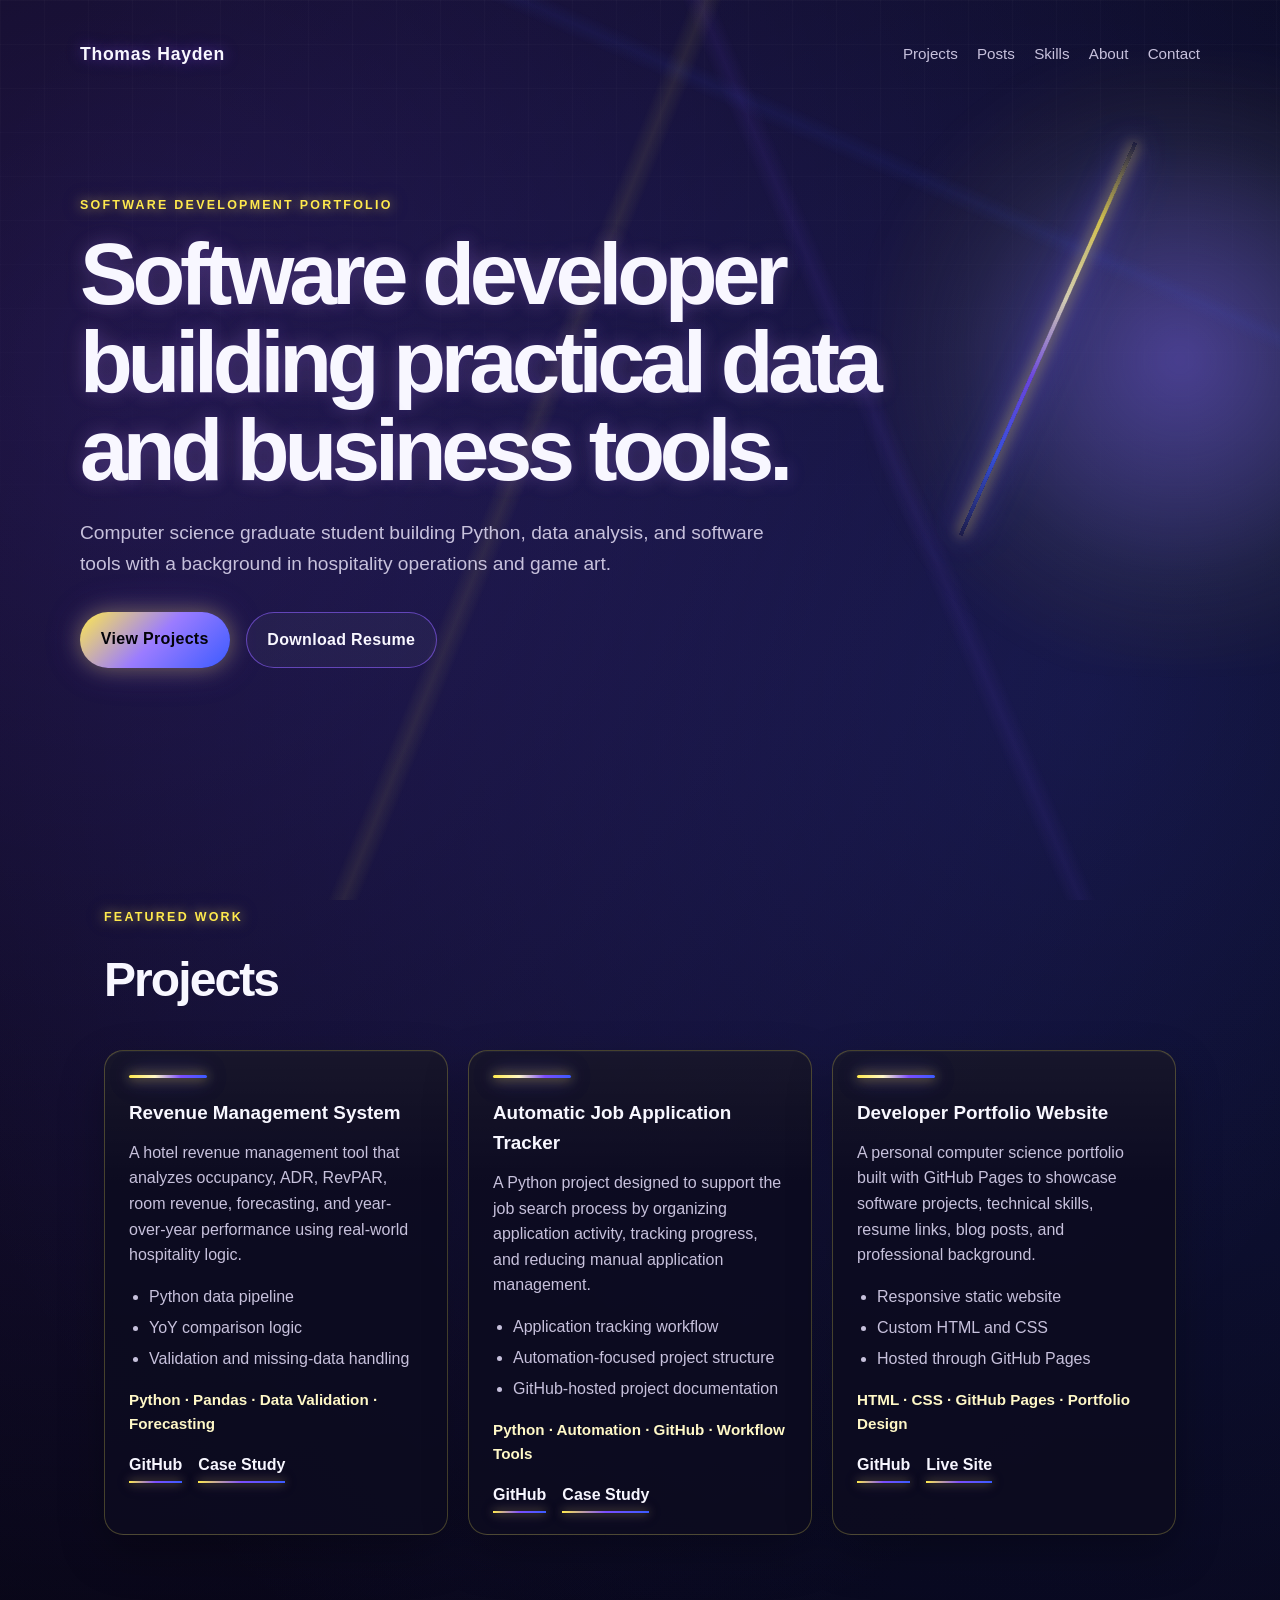
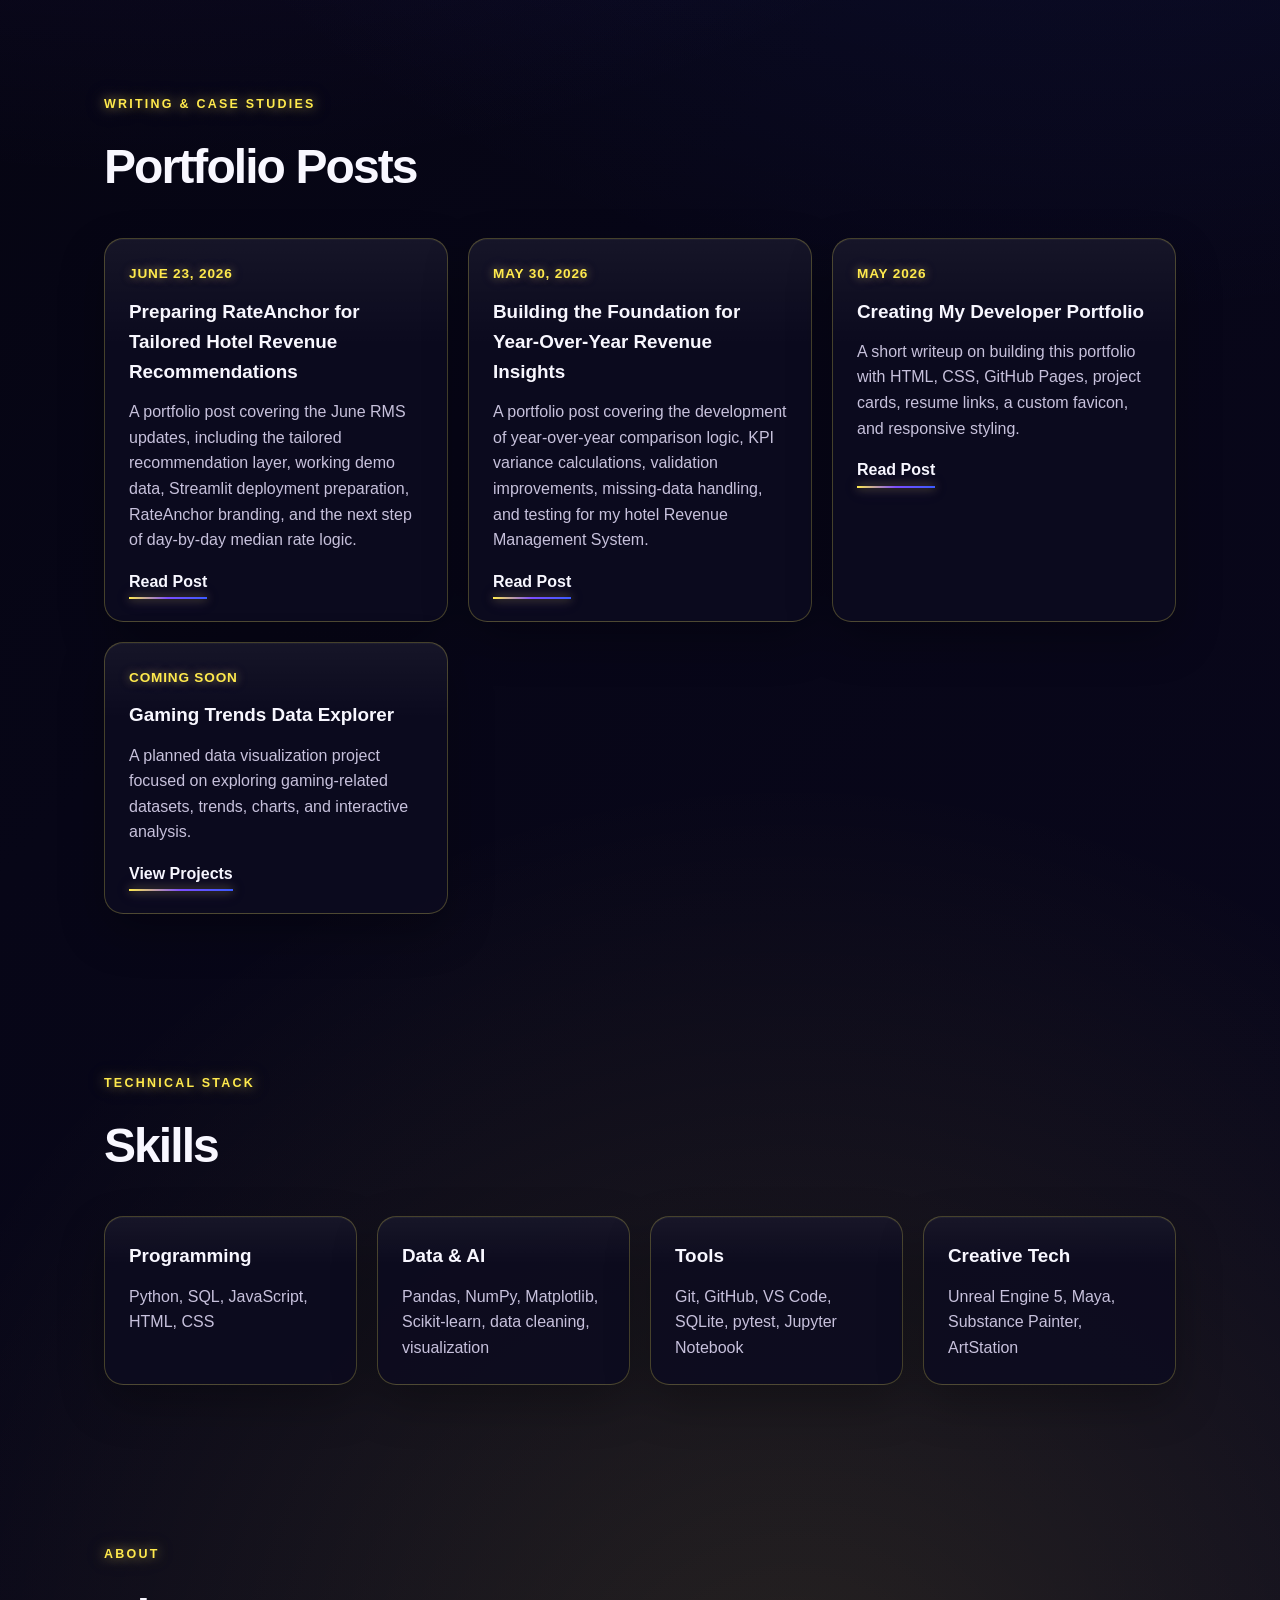
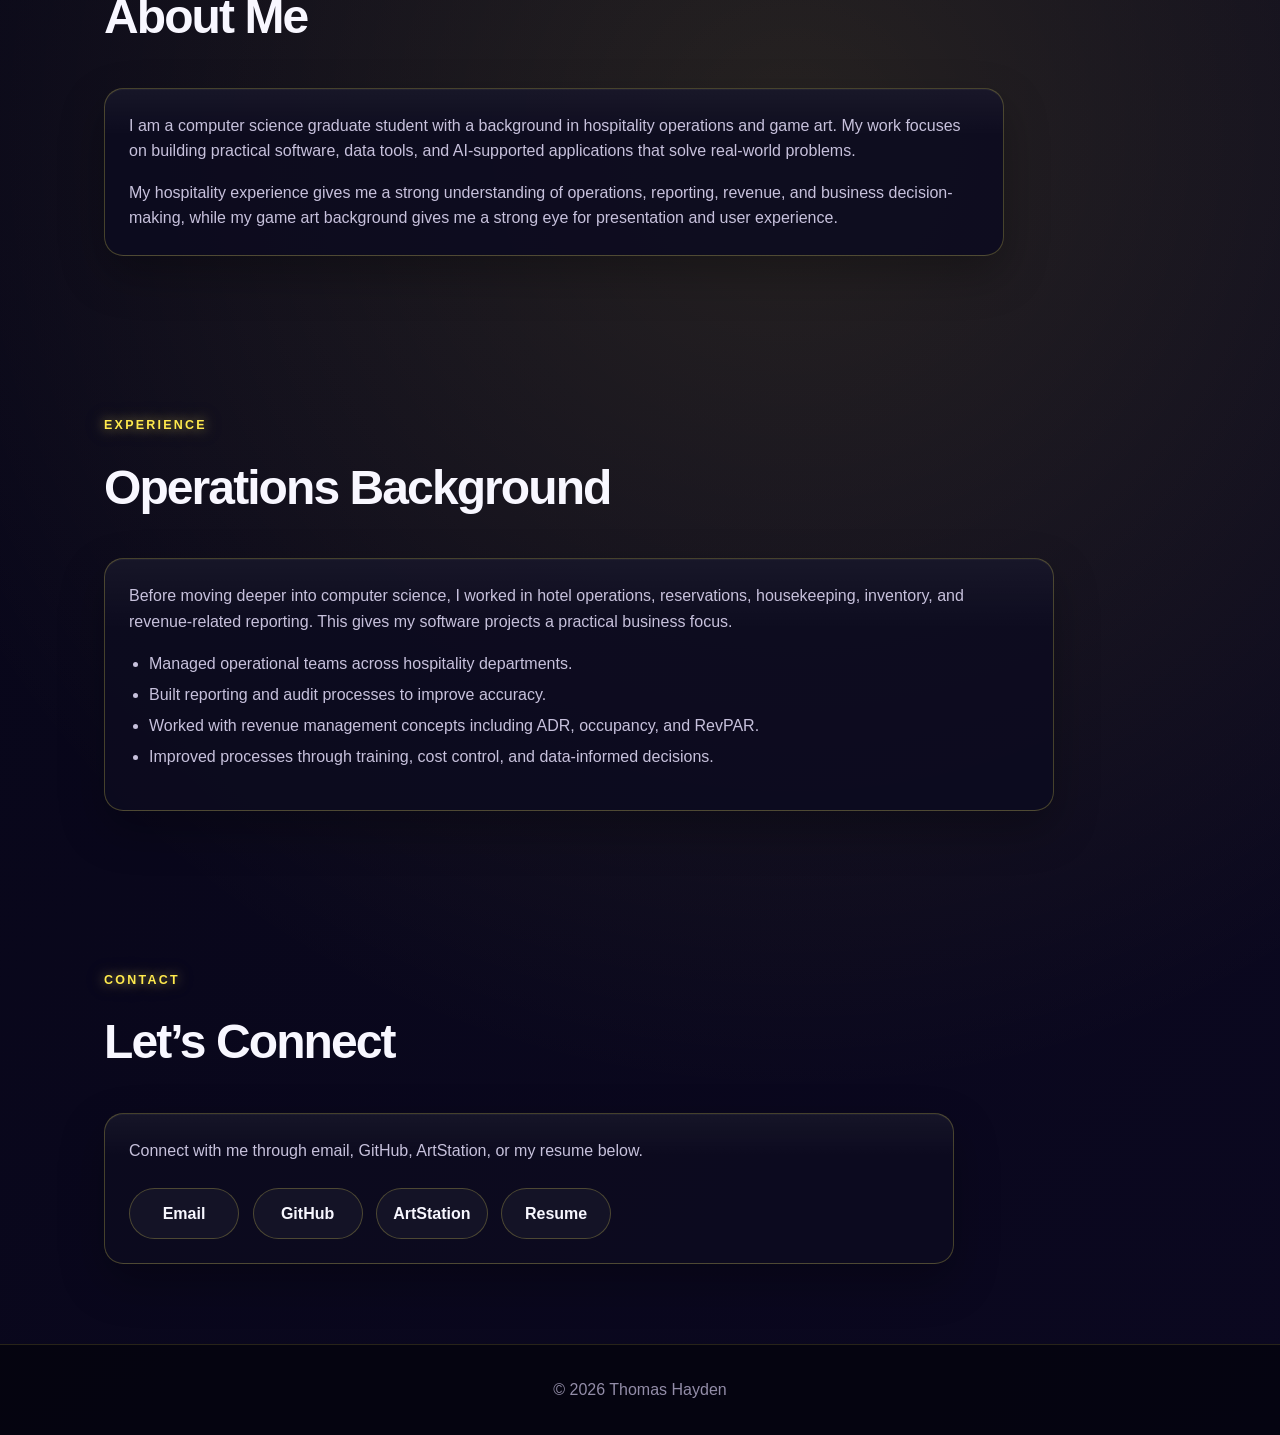
<file: index.html>
<!DOCTYPE html>
<html lang="en">
<head>
  <meta charset="UTF-8" />
  <meta name="viewport" content="width=device-width, initial-scale=1.0" />

  <title>Thomas Hayden | Software Developer</title>
  <meta
    name="description"
    content="Thomas Hayden is a computer science graduate student building Python, data analysis, and software tools with a background in hospitality operations and game art."
  />

  <link rel="icon" href="favicon.ico" />
  <link rel="icon" type="image/png" sizes="32x32" href="favicon-32x32.png" />
  <link rel="icon" type="image/png" sizes="16x16" href="favicon-16x16.png" />
  <link rel="apple-touch-icon" href="apple-touch-icon.png" />
  <link rel="manifest" href="site.webmanifest" />

  <link rel="stylesheet" href="style.css?v=5" />
</head>

<body>

  <header class="site-header">
    <nav class="nav">
      <a href="#" class="logo">Thomas Hayden</a>

      <div class="nav-links">
        <a href="#projects">Projects</a>
        <a href="#posts">Posts</a>
        <a href="#skills">Skills</a>
        <a href="#about">About</a>
        <a href="#contact">Contact</a>
      </div>
    </nav>

    <section class="hero">
      <p class="eyebrow">Software Development Portfolio</p>

      <h1>Software developer building practical data and business tools.</h1>

      <p class="hero-text">
        Computer science graduate student building Python, data analysis, and software tools
        with a background in hospitality operations and game art.
      </p>

      <div class="hero-buttons">
        <a href="#projects" class="button primary">View Projects</a>
        <a href="assets/resume.pdf" class="button secondary" target="_blank">Download Resume</a>
      </div>
    </section>
  </header>

  <main>

    <section id="projects" class="section">
      <div class="section-heading">
        <p class="eyebrow">Featured Work</p>
        <h2>Projects</h2>
      </div>

      <div class="project-grid">

        <article class="project-card">
          <div class="card-topline"></div>
          <h3>Revenue Management System</h3>
          <p>
            A hotel revenue management tool that analyzes occupancy, ADR, RevPAR,
            room revenue, forecasting, and year-over-year performance using real-world hospitality logic.
          </p>
          <ul>
            <li>Python data pipeline</li>
            <li>YoY comparison logic</li>
            <li>Validation and missing-data handling</li>
          </ul>
          <p class="tech">Python · Pandas · Data Validation · Forecasting</p>
          <div class="project-links">
            <a href="https://github.com/L0ckEndL0L/Revenue-Management-Model" target="_blank">GitHub</a>
            <a href="https://github.com/L0ckEndL0L/Revenue-Management-Model#readme" target="_blank">Case Study</a>
          </div>
        </article>

        <article class="project-card">
          <div class="card-topline"></div>
          <h3>Automatic Job Application Tracker</h3>
          <p>
            A Python project designed to support the job search process by organizing application activity,
            tracking progress, and reducing manual application management.
          </p>
          <ul>
            <li>Application tracking workflow</li>
            <li>Automation-focused project structure</li>
            <li>GitHub-hosted project documentation</li>
          </ul>
          <p class="tech">Python · Automation · GitHub · Workflow Tools</p>
          <div class="project-links">
            <a href="https://github.com/L0ckEndL0L/Automatic-Job-Application" target="_blank">GitHub</a>
            <a href="https://github.com/L0ckEndL0L/Automatic-Job-Application#readme" target="_blank">Case Study</a>
          </div>
        </article>

        <article class="project-card">
          <div class="card-topline"></div>
          <h3>Developer Portfolio Website</h3>
          <p>
            A personal computer science portfolio built with GitHub Pages to showcase software projects,
            technical skills, resume links, blog posts, and professional background.
          </p>
          <ul>
            <li>Responsive static website</li>
            <li>Custom HTML and CSS</li>
            <li>Hosted through GitHub Pages</li>
          </ul>
          <p class="tech">HTML · CSS · GitHub Pages · Portfolio Design</p>
          <div class="project-links">
            <a href="https://github.com/L0ckEndL0L/l0ckendl0l.github.io" target="_blank">GitHub</a>
            <a href="https://l0ckendl0l.github.io/" target="_blank">Live Site</a>
          </div>
        </article>

      </div>
    </section>

    <section id="posts" class="section">
      <div class="section-heading">
        <p class="eyebrow">Writing & Case Studies</p>
        <h2>Portfolio Posts</h2>
      </div>

      <div class="post-grid">
        
        <article class="post-card">
          <p class="post-date">June 23, 2026</p>
          <h3>Preparing RateAnchor for Tailored Hotel Revenue Recommendations</h3>
          <p>
            A portfolio post covering the June RMS updates, including the tailored recommendation
            layer, working demo data, Streamlit deployment preparation, RateAnchor branding,
            and the next step of day-by-day median rate logic.
          </p>
          <a href="posts/rms-tailored-rate-recommendations.html">Read Post</a>
        </article>
        
        <article class="post-card">
          <p class="post-date">May 30, 2026</p>
          <h3>Building the Foundation for Year-Over-Year Revenue Insights</h3>
          <p>
            A portfolio post covering the development of year-over-year comparison logic,
            KPI variance calculations, validation improvements, missing-data handling,
            and testing for my hotel Revenue Management System.
          </p>
          <a href="posts/rms-yoy-revenue-insights.html">Read Post</a>
        </article>
                
        <article class="post-card">
          <p class="post-date">May 2026</p>
          <h3>Creating My Developer Portfolio</h3>
          <p>
            A short writeup on building this portfolio with HTML, CSS, GitHub Pages,
            project cards, resume links, a custom favicon, and responsive styling.
          </p>
          <a href="https://github.com/L0ckEndL0L/l0ckendl0l.github.io#readme" target="_blank">Read Post</a>
        </article>

        <article class="post-card">
          <p class="post-date">Coming Soon</p>
          <h3>Gaming Trends Data Explorer</h3>
          <p>
            A planned data visualization project focused on exploring gaming-related datasets,
            trends, charts, and interactive analysis.
          </p>
          <a href="#projects">View Projects</a>
        </article>

      </div>
    </section>

    <section id="skills" class="section">
      <div class="section-heading">
        <p class="eyebrow">Technical Stack</p>
        <h2>Skills</h2>
      </div>

      <div class="skills-grid">
        <div class="skill-card">
          <h3>Programming</h3>
          <p>Python, SQL, JavaScript, HTML, CSS</p>
        </div>

        <div class="skill-card">
          <h3>Data & AI</h3>
          <p>Pandas, NumPy, Matplotlib, Scikit-learn, data cleaning, visualization</p>
        </div>

        <div class="skill-card">
          <h3>Tools</h3>
          <p>Git, GitHub, VS Code, SQLite, pytest, Jupyter Notebook</p>
        </div>

        <div class="skill-card">
          <h3>Creative Tech</h3>
          <p>Unreal Engine 5, Maya, Substance Painter, ArtStation</p>
        </div>
      </div>
    </section>

    <section id="about" class="section about-section">
      <div class="section-heading">
        <p class="eyebrow">About</p>
        <h2>About Me</h2>
      </div>

      <div class="about-card">
        <p>
          I am a computer science graduate student with a background in hospitality
          operations and game art. My work focuses on building practical software,
          data tools, and AI-supported applications that solve real-world problems.
        </p>

        <p>
          My hospitality experience gives me a strong understanding of operations,
          reporting, revenue, and business decision-making, while my game art background
          gives me a strong eye for presentation and user experience.
        </p>
      </div>
    </section>

    <section class="section">
      <div class="section-heading">
        <p class="eyebrow">Experience</p>
        <h2>Operations Background</h2>
      </div>

      <div class="experience-card">
        <p>
          Before moving deeper into computer science, I worked in hotel operations,
          reservations, housekeeping, inventory, and revenue-related reporting.
          This gives my software projects a practical business focus.
        </p>

        <ul>
          <li>Managed operational teams across hospitality departments.</li>
          <li>Built reporting and audit processes to improve accuracy.</li>
          <li>Worked with revenue management concepts including ADR, occupancy, and RevPAR.</li>
          <li>Improved processes through training, cost control, and data-informed decisions.</li>
        </ul>
      </div>
    </section>

    <section id="contact" class="section contact-section">
      <div class="section-heading">
        <p class="eyebrow">Contact</p>
        <h2>Let’s Connect</h2>
      </div>

      <div class="contact-card">
        <p>
          Connect with me through email, GitHub, ArtStation, or my resume below.
        </p>

        <div class="contact-links">
          <a href="mailto:cs.thomash@gmail.com">Email</a>
          <a href="https://github.com/L0ckEndL0L" target="_blank">GitHub</a>
          <a href="https://www.artstation.com/lockend" target="_blank">ArtStation</a>
          <a href="assets/resume.pdf" target="_blank">Resume</a>
        </div>
      </div>
    </section>

  </main>

  <footer>
    <p>© 2026 Thomas Hayden</p>
  </footer>

</body>
</html>
</file>
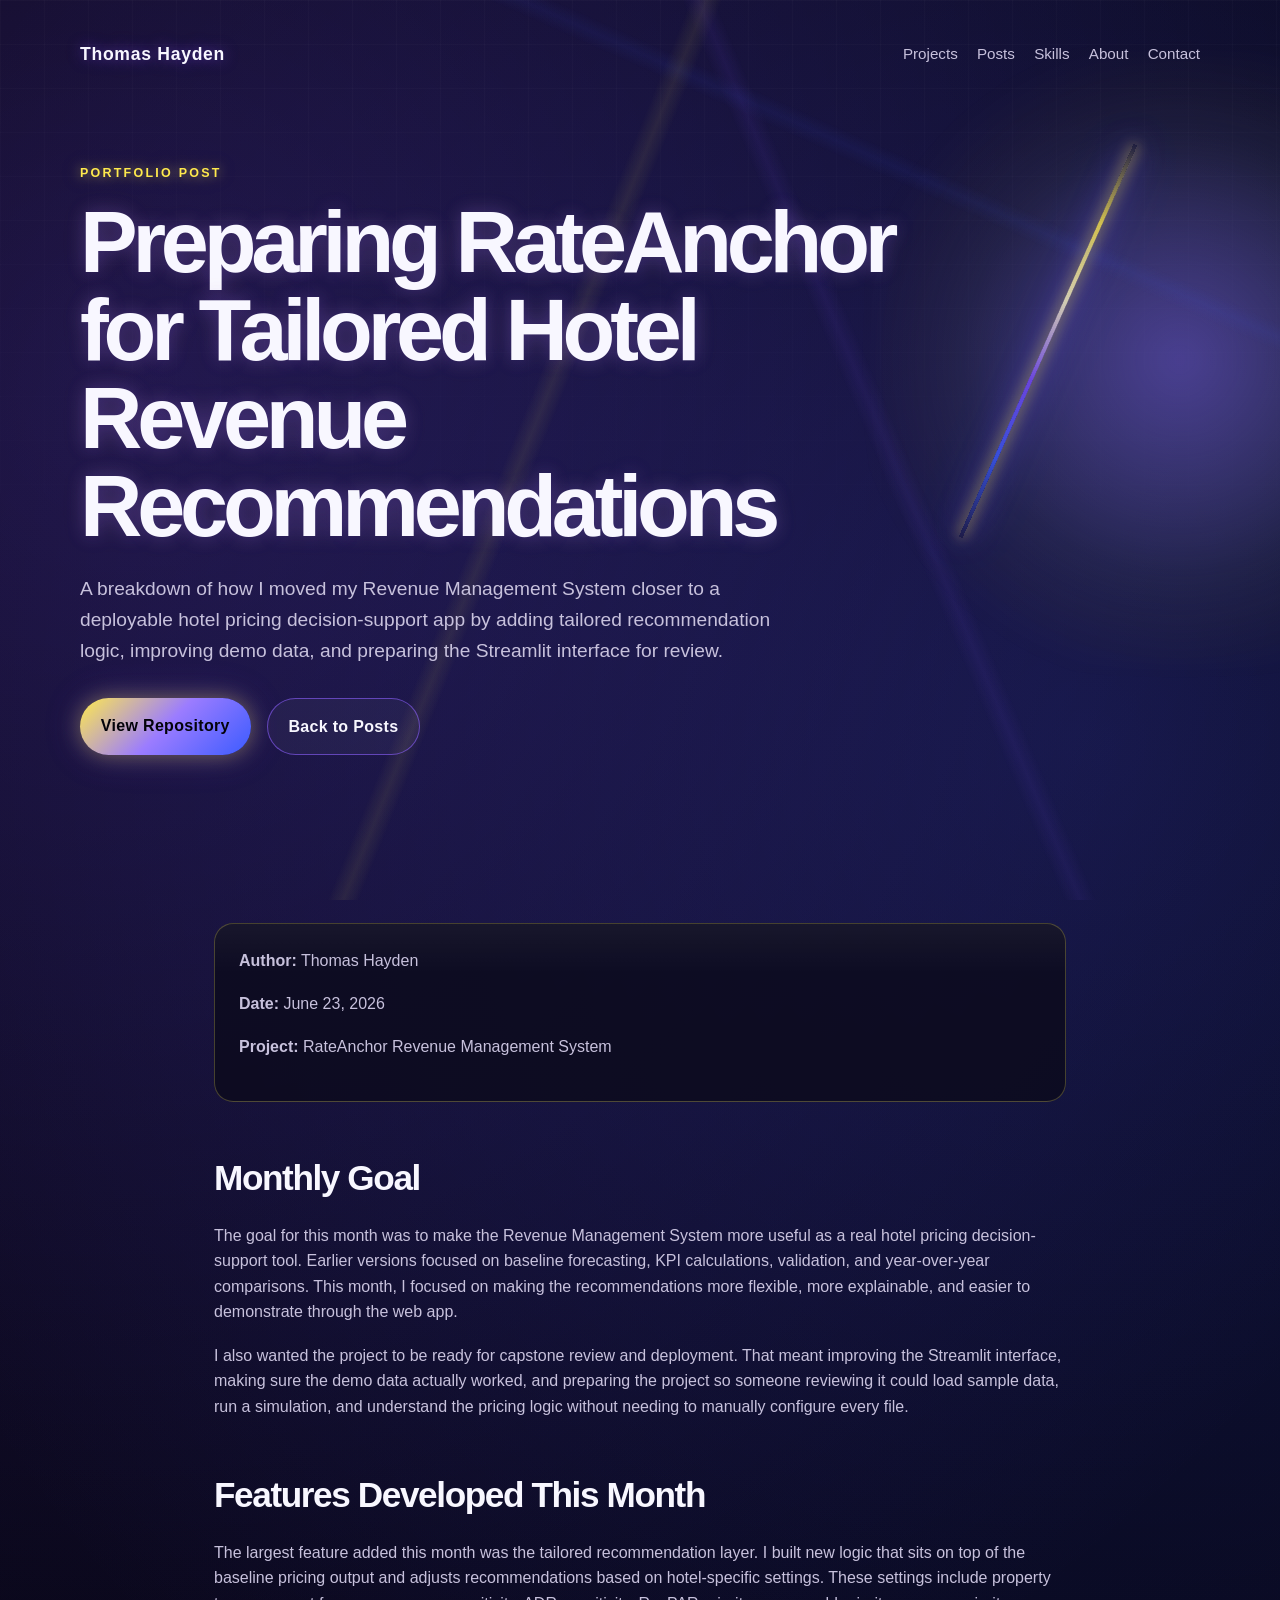
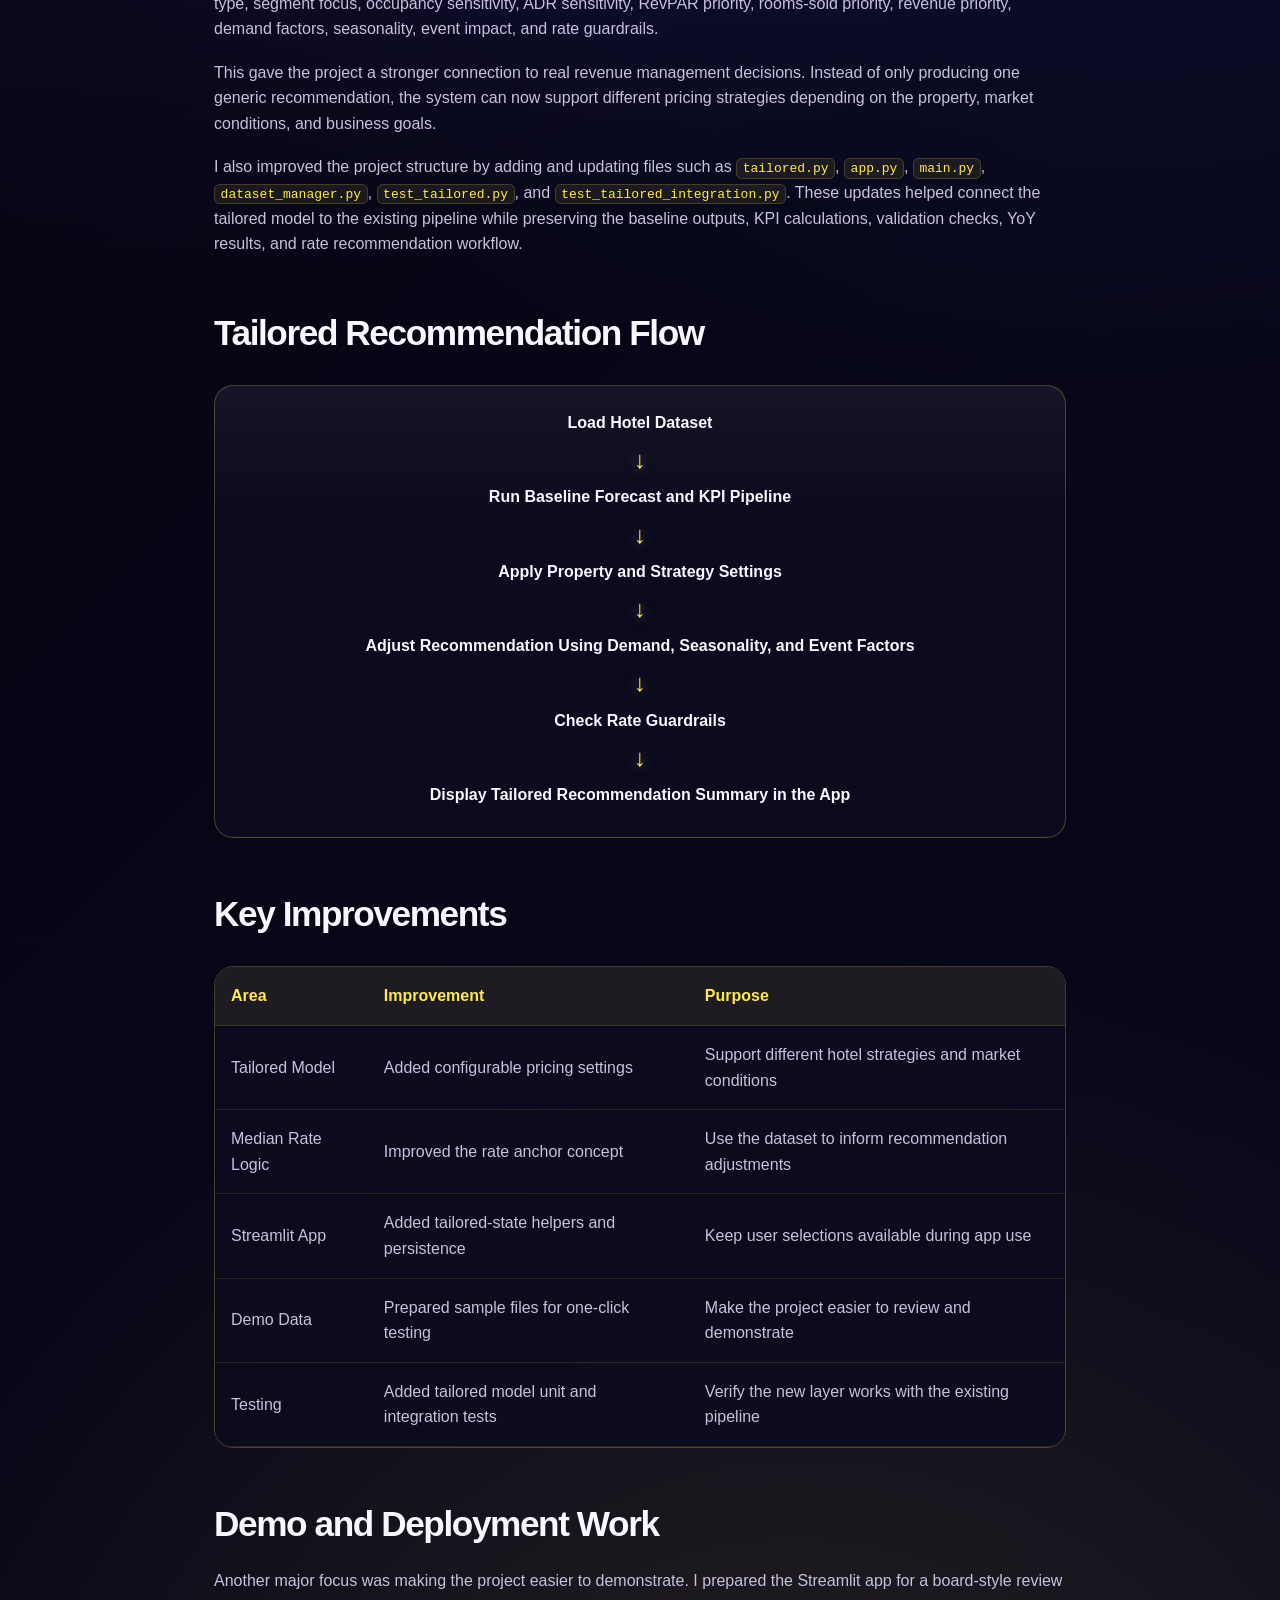
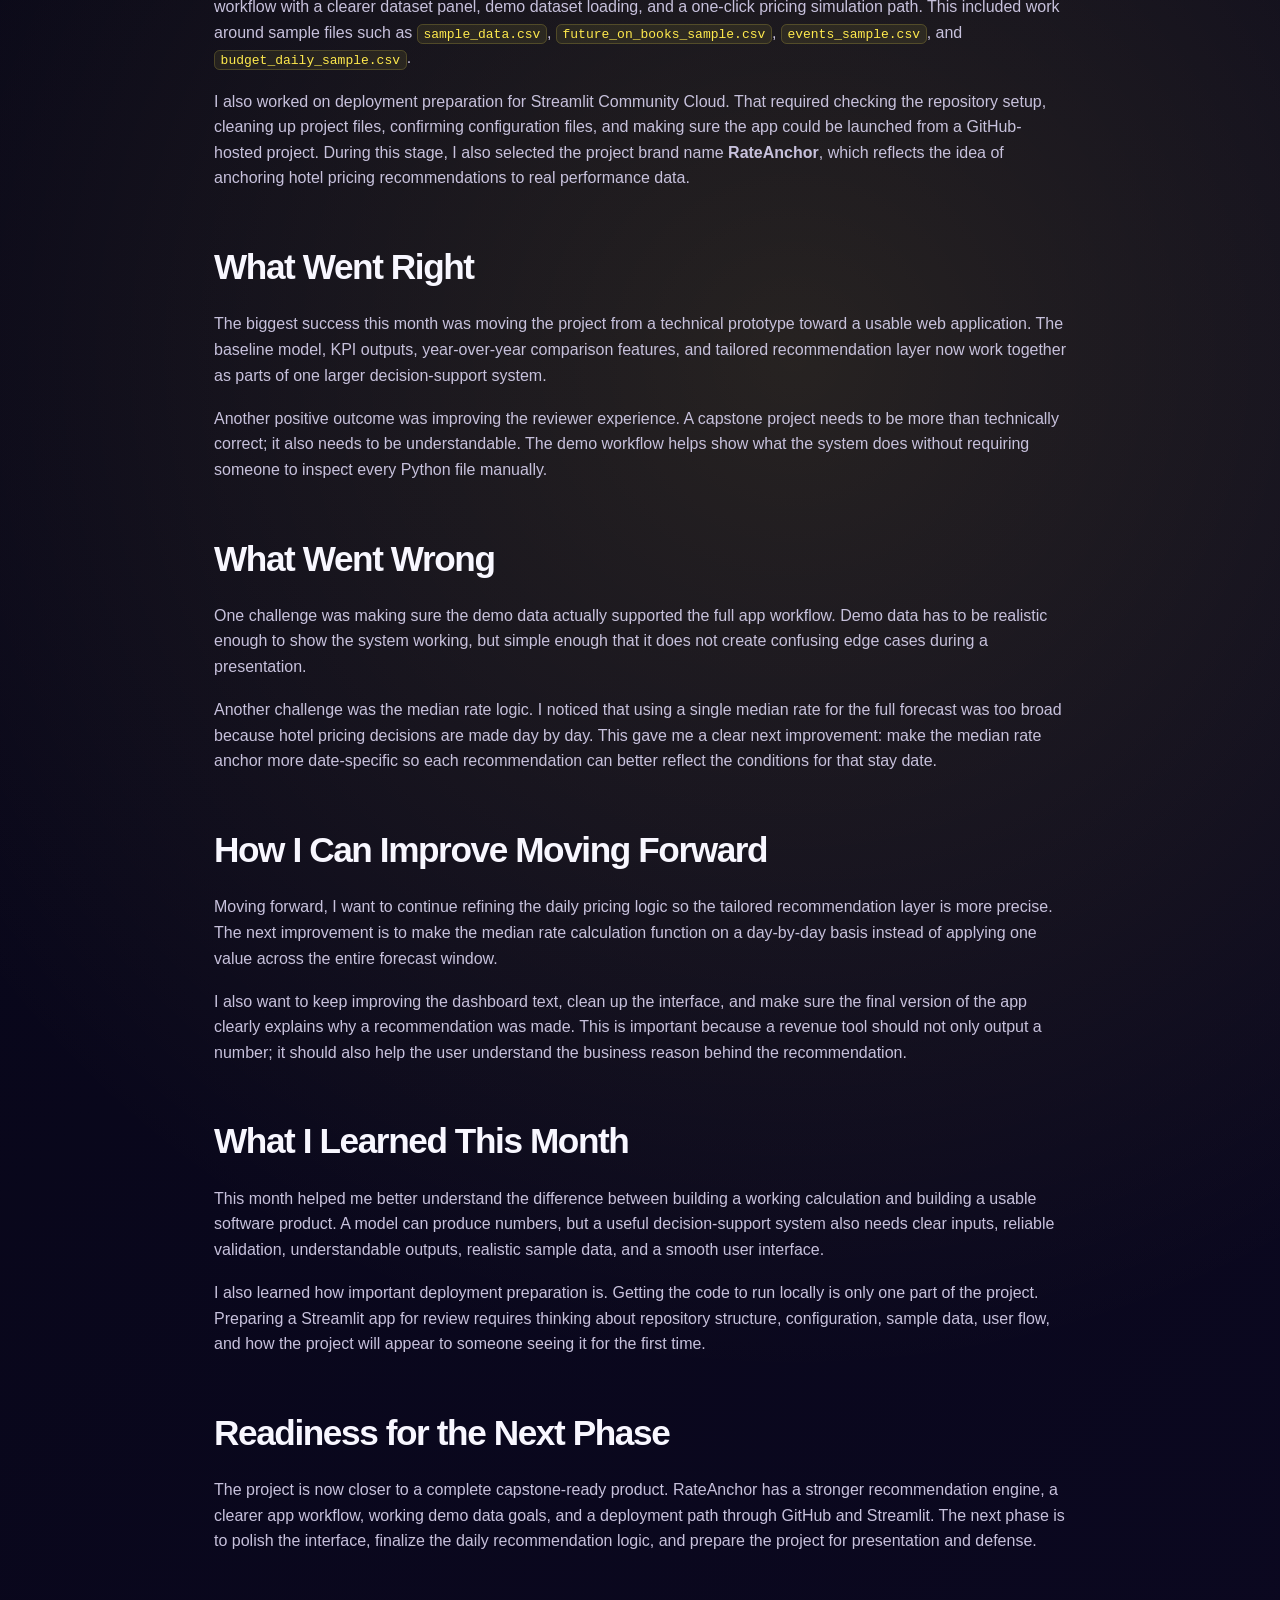
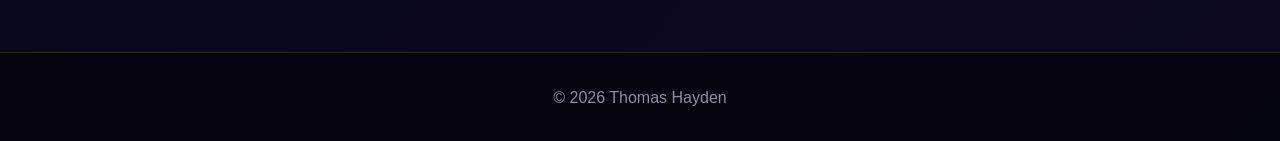
<file: posts/rms-tailored-rate-recommendations.html>
<!DOCTYPE html>
<html lang="en">
<head>
  <meta charset="UTF-8" />
  <meta name="viewport" content="width=device-width, initial-scale=1.0" />

  <title>Preparing RateAnchor for Tailored Hotel Revenue Recommendations | Thomas Hayden</title>
  <meta
    name="description"
    content="A portfolio post by Thomas Hayden about improving the Revenue Management System with tailored hotel pricing recommendations, demo data, Streamlit deployment preparation, and dashboard refinements."
  />

  <link rel="icon" href="../favicon.ico" />
  <link rel="stylesheet" href="../style.css?v=5" />
</head>

<body>

  <header class="site-header blog-header">
    <nav class="nav">
      <a href="../index.html" class="logo">Thomas Hayden</a>

      <div class="nav-links">
        <a href="../index.html#projects">Projects</a>
        <a href="../index.html#posts">Posts</a>
        <a href="../index.html#skills">Skills</a>
        <a href="../index.html#about">About</a>
        <a href="../index.html#contact">Contact</a>
      </div>
    </nav>

    <section class="hero blog-hero">
      <p class="eyebrow">Portfolio Post</p>
      <h1>Preparing RateAnchor for Tailored Hotel Revenue Recommendations</h1>
      <p class="hero-text">
        A breakdown of how I moved my Revenue Management System closer to a deployable hotel pricing
        decision-support app by adding tailored recommendation logic, improving demo data, and preparing
        the Streamlit interface for review.
      </p>

      <div class="hero-buttons">
        <a href="https://github.com/L0ckEndL0L/Revenue-Management-Model" class="button primary" target="_blank">View Repository</a>
        <a href="../index.html#posts" class="button secondary">Back to Posts</a>
      </div>
    </section>
  </header>

  <main>
    <article class="section blog-post">

      <div class="post-meta">
        <p><strong>Author:</strong> Thomas Hayden</p>
        <p><strong>Date:</strong> June 23, 2026</p>
        <p><strong>Project:</strong> RateAnchor Revenue Management System</p>
      </div>

      <h2>Monthly Goal</h2>
      <p>
        The goal for this month was to make the Revenue Management System more useful as a real hotel
        pricing decision-support tool. Earlier versions focused on baseline forecasting, KPI calculations,
        validation, and year-over-year comparisons. This month, I focused on making the recommendations
        more flexible, more explainable, and easier to demonstrate through the web app.
      </p>

      <p>
        I also wanted the project to be ready for capstone review and deployment. That meant improving the
        Streamlit interface, making sure the demo data actually worked, and preparing the project so someone
        reviewing it could load sample data, run a simulation, and understand the pricing logic without needing
        to manually configure every file.
      </p>

      <h2>Features Developed This Month</h2>
      <p>
        The largest feature added this month was the tailored recommendation layer. I built new logic that sits
        on top of the baseline pricing output and adjusts recommendations based on hotel-specific settings.
        These settings include property type, segment focus, occupancy sensitivity, ADR sensitivity, RevPAR
        priority, rooms-sold priority, revenue priority, demand factors, seasonality, event impact, and rate
        guardrails.
      </p>

      <p>
        This gave the project a stronger connection to real revenue management decisions. Instead of only
        producing one generic recommendation, the system can now support different pricing strategies depending
        on the property, market conditions, and business goals.
      </p>

      <p>
        I also improved the project structure by adding and updating files such as <code>tailored.py</code>,
        <code>app.py</code>, <code>main.py</code>, <code>dataset_manager.py</code>, <code>test_tailored.py</code>,
        and <code>test_tailored_integration.py</code>. These updates helped connect the tailored model to the
        existing pipeline while preserving the baseline outputs, KPI calculations, validation checks, YoY results,
        and rate recommendation workflow.
      </p>

      <h2>Tailored Recommendation Flow</h2>

      <div class="flow-card">
        <p>Load Hotel Dataset</p>
        <span>↓</span>
        <p>Run Baseline Forecast and KPI Pipeline</p>
        <span>↓</span>
        <p>Apply Property and Strategy Settings</p>
        <span>↓</span>
        <p>Adjust Recommendation Using Demand, Seasonality, and Event Factors</p>
        <span>↓</span>
        <p>Check Rate Guardrails</p>
        <span>↓</span>
        <p>Display Tailored Recommendation Summary in the App</p>
      </div>

      <h2>Key Improvements</h2>

      <div class="table-wrap">
        <table>
          <thead>
            <tr>
              <th>Area</th>
              <th>Improvement</th>
              <th>Purpose</th>
            </tr>
          </thead>
          <tbody>
            <tr>
              <td>Tailored Model</td>
              <td>Added configurable pricing settings</td>
              <td>Support different hotel strategies and market conditions</td>
            </tr>
            <tr>
              <td>Median Rate Logic</td>
              <td>Improved the rate anchor concept</td>
              <td>Use the dataset to inform recommendation adjustments</td>
            </tr>
            <tr>
              <td>Streamlit App</td>
              <td>Added tailored-state helpers and persistence</td>
              <td>Keep user selections available during app use</td>
            </tr>
            <tr>
              <td>Demo Data</td>
              <td>Prepared sample files for one-click testing</td>
              <td>Make the project easier to review and demonstrate</td>
            </tr>
            <tr>
              <td>Testing</td>
              <td>Added tailored model unit and integration tests</td>
              <td>Verify the new layer works with the existing pipeline</td>
            </tr>
          </tbody>
        </table>
      </div>

      <h2>Demo and Deployment Work</h2>
      <p>
        Another major focus was making the project easier to demonstrate. I prepared the Streamlit app for a
        board-style review workflow with a clearer dataset panel, demo dataset loading, and a one-click pricing
        simulation path. This included work around sample files such as <code>sample_data.csv</code>,
        <code>future_on_books_sample.csv</code>, <code>events_sample.csv</code>, and
        <code>budget_daily_sample.csv</code>.
      </p>

      <p>
        I also worked on deployment preparation for Streamlit Community Cloud. That required checking the
        repository setup, cleaning up project files, confirming configuration files, and making sure the app could
        be launched from a GitHub-hosted project. During this stage, I also selected the project brand name
        <strong>RateAnchor</strong>, which reflects the idea of anchoring hotel pricing recommendations to real
        performance data.
      </p>

      <h2>What Went Right</h2>
      <p>
        The biggest success this month was moving the project from a technical prototype toward a usable web
        application. The baseline model, KPI outputs, year-over-year comparison features, and tailored recommendation
        layer now work together as parts of one larger decision-support system.
      </p>

      <p>
        Another positive outcome was improving the reviewer experience. A capstone project needs to be more than
        technically correct; it also needs to be understandable. The demo workflow helps show what the system does
        without requiring someone to inspect every Python file manually.
      </p>

      <h2>What Went Wrong</h2>
      <p>
        One challenge was making sure the demo data actually supported the full app workflow. Demo data has to be
        realistic enough to show the system working, but simple enough that it does not create confusing edge cases
        during a presentation.
      </p>

      <p>
        Another challenge was the median rate logic. I noticed that using a single median rate for the full forecast
        was too broad because hotel pricing decisions are made day by day. This gave me a clear next improvement:
        make the median rate anchor more date-specific so each recommendation can better reflect the conditions for
        that stay date.
      </p>

      <h2>How I Can Improve Moving Forward</h2>
      <p>
        Moving forward, I want to continue refining the daily pricing logic so the tailored recommendation layer is
        more precise. The next improvement is to make the median rate calculation function on a day-by-day basis
        instead of applying one value across the entire forecast window.
      </p>

      <p>
        I also want to keep improving the dashboard text, clean up the interface, and make sure the final version of
        the app clearly explains why a recommendation was made. This is important because a revenue tool should not
        only output a number; it should also help the user understand the business reason behind the recommendation.
      </p>

      <h2>What I Learned This Month</h2>
      <p>
        This month helped me better understand the difference between building a working calculation and building a
        usable software product. A model can produce numbers, but a useful decision-support system also needs clear
        inputs, reliable validation, understandable outputs, realistic sample data, and a smooth user interface.
      </p>

      <p>
        I also learned how important deployment preparation is. Getting the code to run locally is only one part of
        the project. Preparing a Streamlit app for review requires thinking about repository structure, configuration,
        sample data, user flow, and how the project will appear to someone seeing it for the first time.
      </p>

      <h2>Readiness for the Next Phase</h2>
      <p>
        The project is now closer to a complete capstone-ready product. RateAnchor has a stronger recommendation
        engine, a clearer app workflow, working demo data goals, and a deployment path through GitHub and Streamlit.
        The next phase is to polish the interface, finalize the daily recommendation logic, and prepare the project
        for presentation and defense.
      </p>

    </article>
  </main>

  <footer>
    <p>© 2026 Thomas Hayden</p>
  </footer>

</body>
</html>
</file>
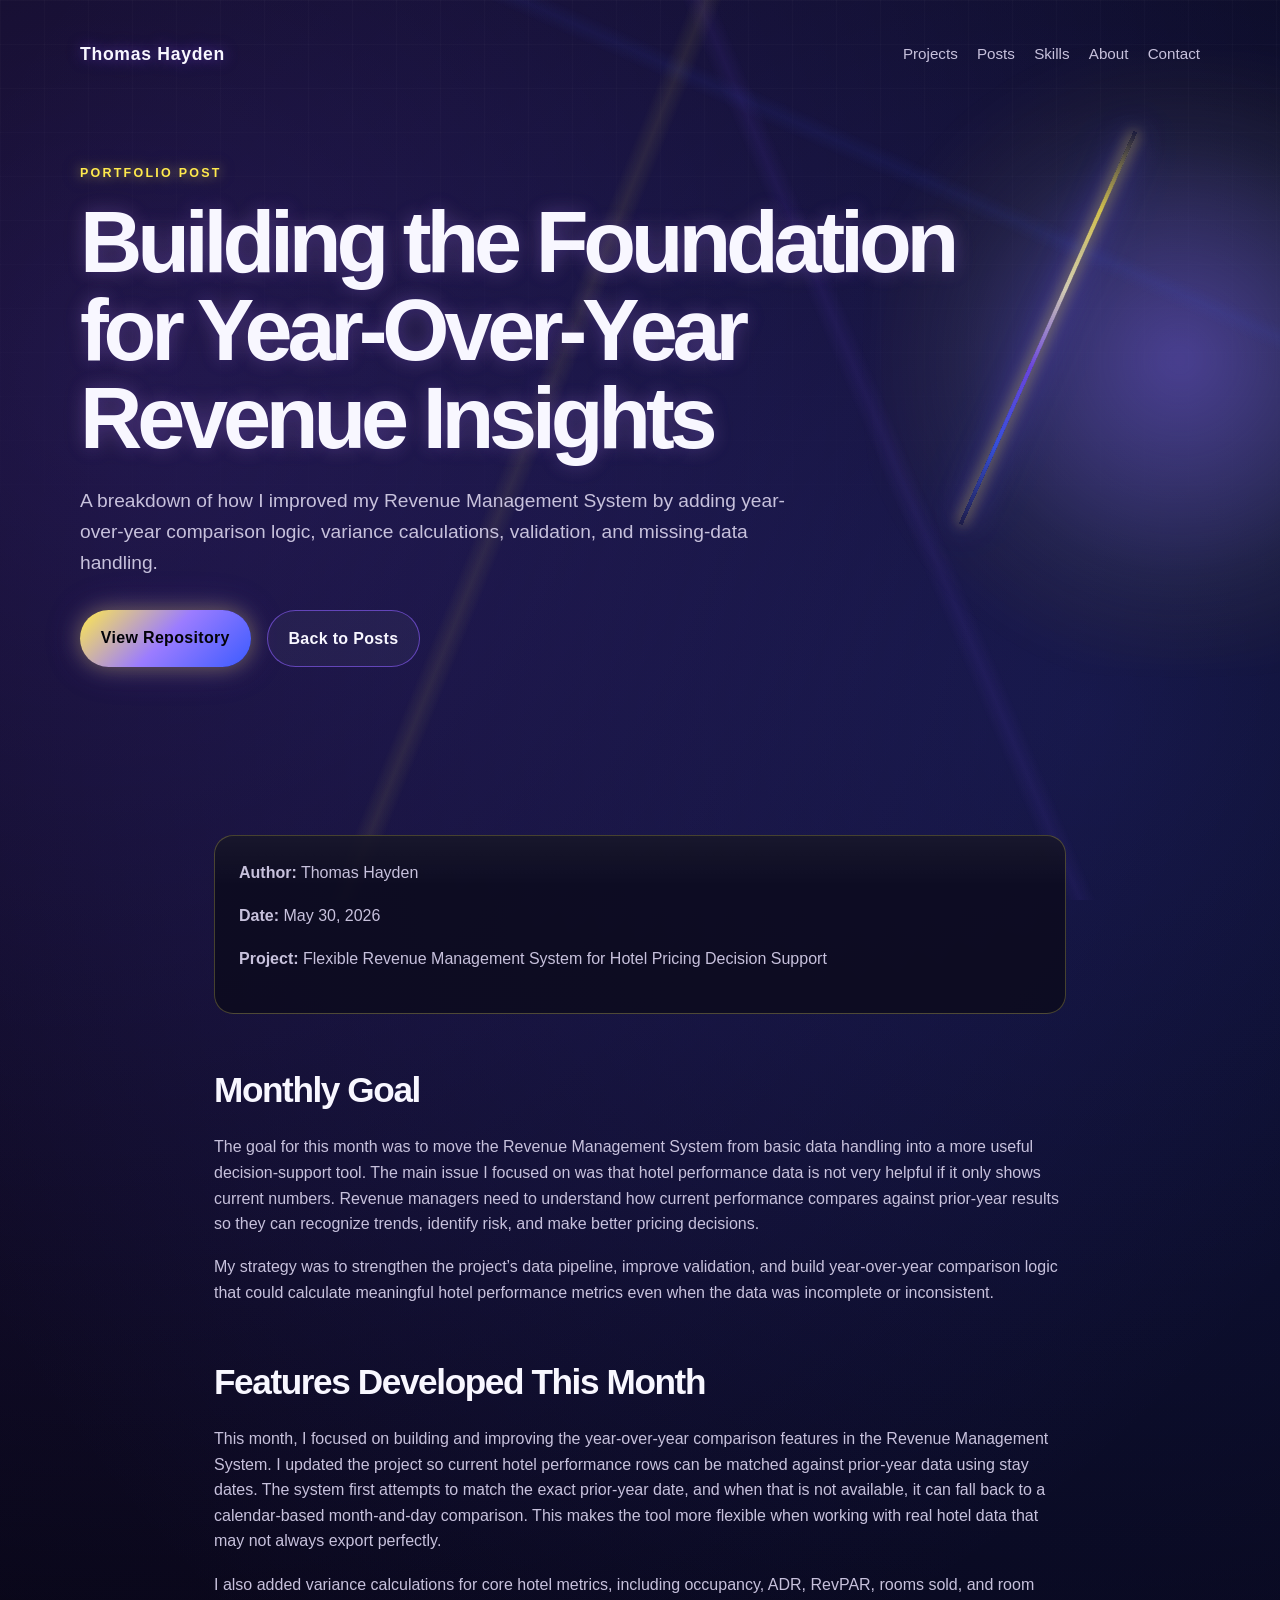
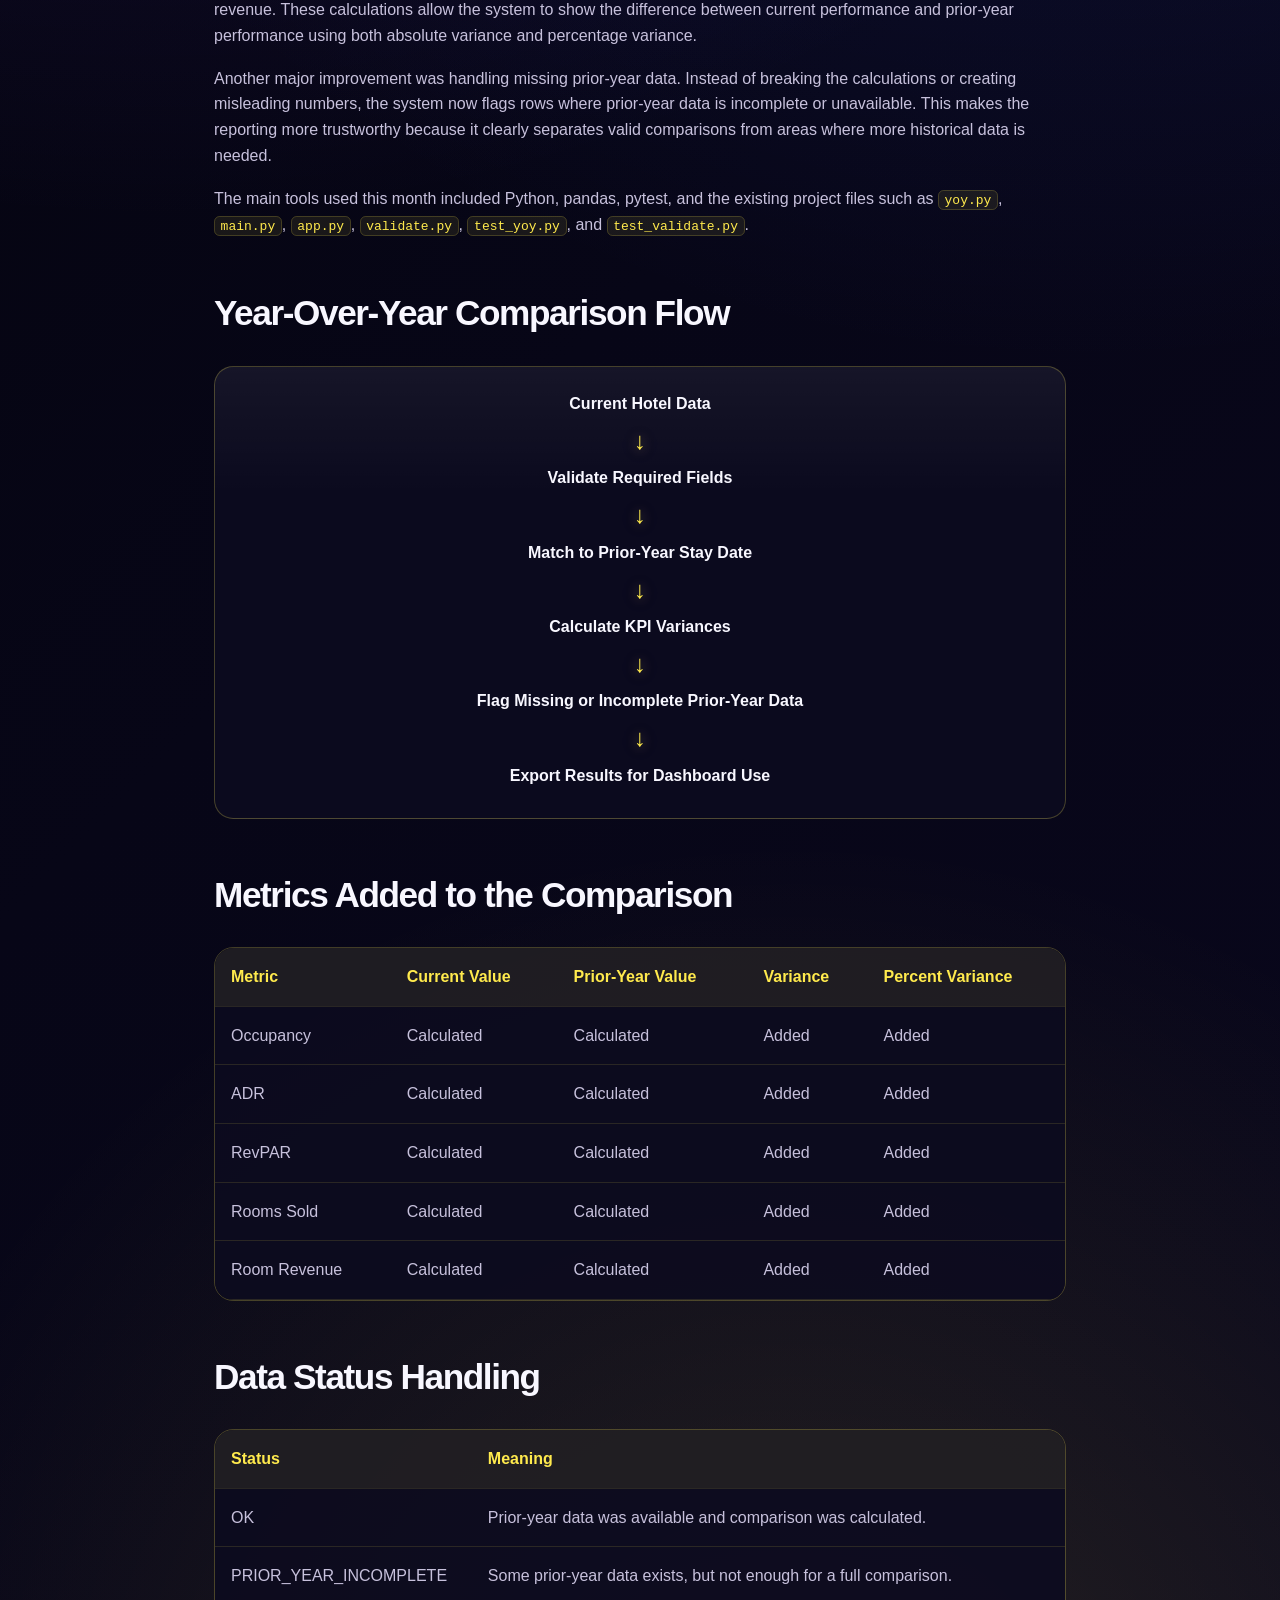
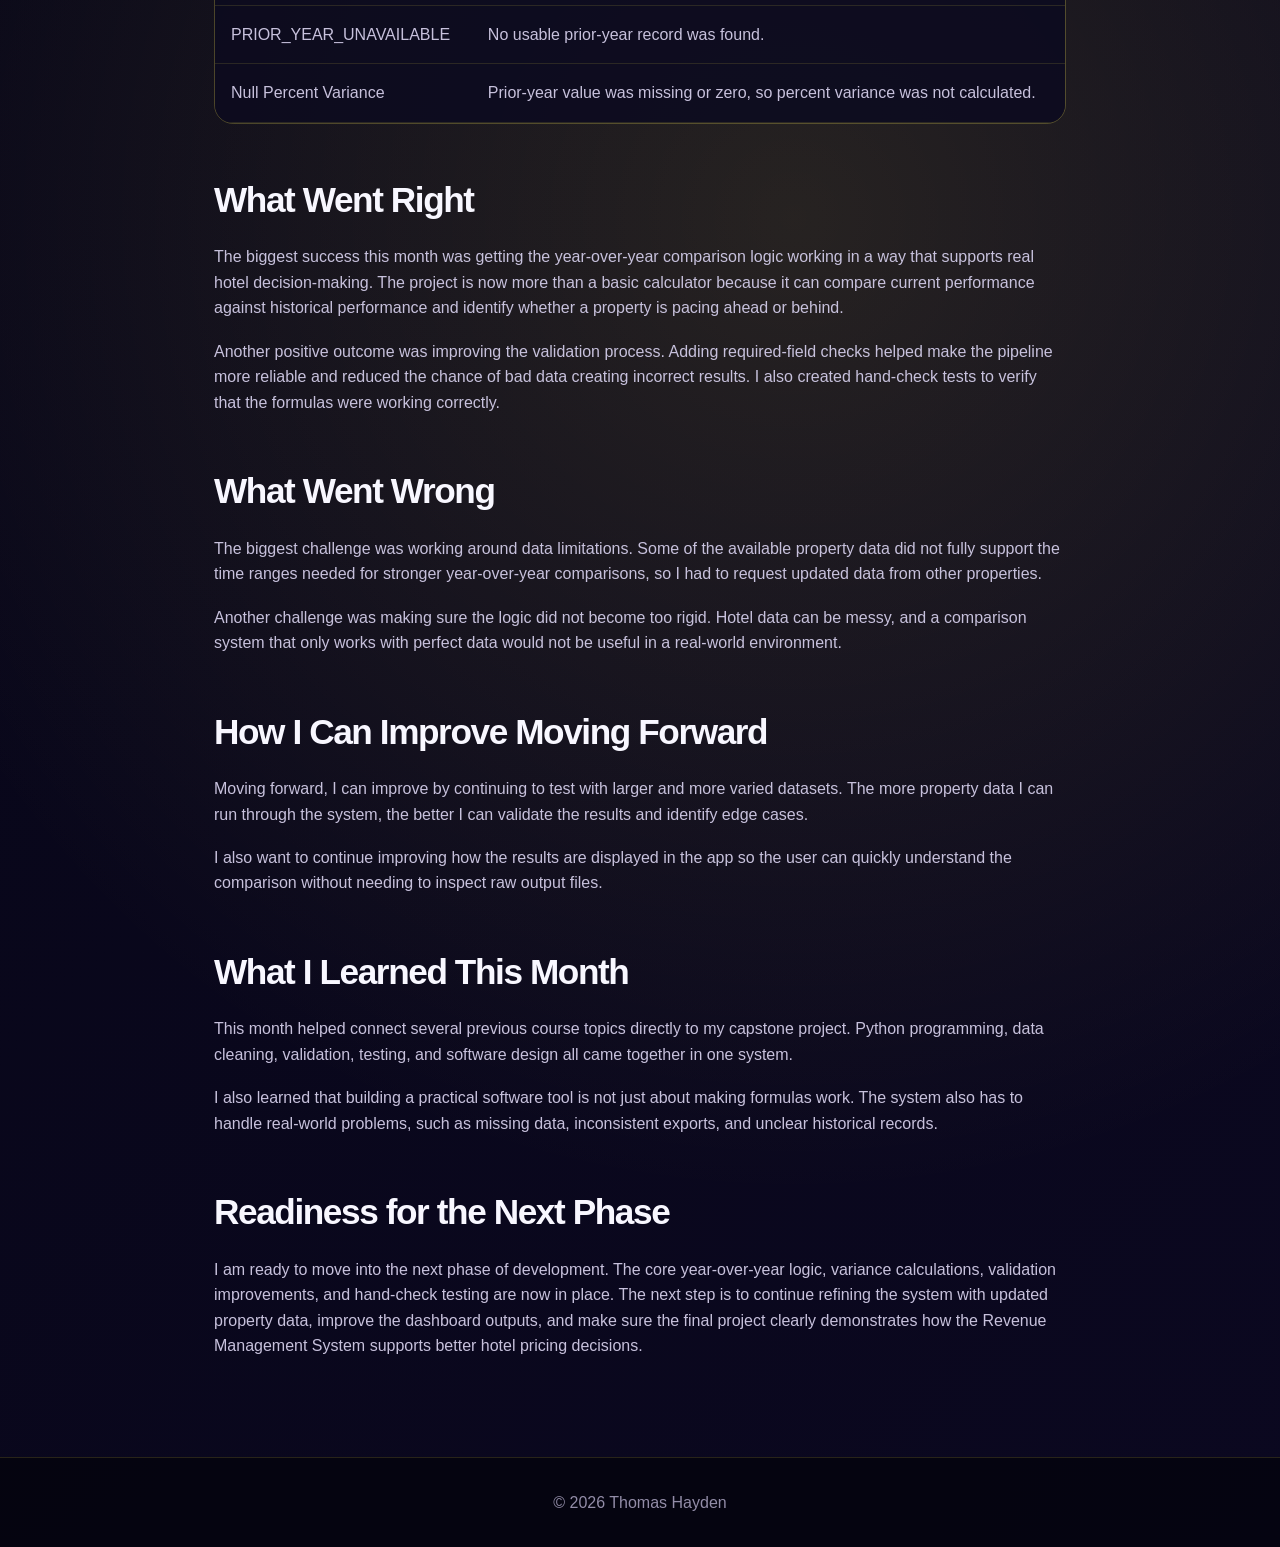
<file: posts/rms-yoy-revenue-insights.html>
<!DOCTYPE html>
<html lang="en">
<head>
  <meta charset="UTF-8" />
  <meta name="viewport" content="width=device-width, initial-scale=1.0" />

  <title>Building the Foundation for Year-Over-Year Revenue Insights | Thomas Hayden</title>
  <meta
    name="description"
    content="A portfolio post by Thomas Hayden about building year-over-year revenue insights for a hotel revenue management system."
  />

  <link rel="icon" href="../favicon.ico" />
  <link rel="stylesheet" href="../style.css?v=3" />
</head>

<body>

  <header class="site-header blog-header">
    <nav class="nav">
      <a href="../index.html" class="logo">Thomas Hayden</a>

      <div class="nav-links">
        <a href="../index.html#projects">Projects</a>
        <a href="../index.html#posts">Posts</a>
        <a href="../index.html#skills">Skills</a>
        <a href="../index.html#about">About</a>
        <a href="../index.html#contact">Contact</a>
      </div>
    </nav>

    <section class="hero blog-hero">
      <p class="eyebrow">Portfolio Post</p>
      <h1>Building the Foundation for Year-Over-Year Revenue Insights</h1>
      <p class="hero-text">
        A breakdown of how I improved my Revenue Management System by adding
        year-over-year comparison logic, variance calculations, validation, and
        missing-data handling.
      </p>

      <div class="hero-buttons">
        <a href="https://github.com/L0ckEndL0L/Revenue-Management-Model" class="button primary" target="_blank">View Repository</a>
        <a href="../index.html#posts" class="button secondary">Back to Posts</a>
      </div>
    </section>
  </header>

  <main>
    <article class="section blog-post">

      <div class="post-meta">
        <p><strong>Author:</strong> Thomas Hayden</p>
        <p><strong>Date:</strong> May 30, 2026</p>
        <p><strong>Project:</strong> Flexible Revenue Management System for Hotel Pricing Decision Support</p>
      </div>

      <h2>Monthly Goal</h2>
      <p>
        The goal for this month was to move the Revenue Management System from basic data handling
        into a more useful decision-support tool. The main issue I focused on was that hotel performance
        data is not very helpful if it only shows current numbers. Revenue managers need to understand
        how current performance compares against prior-year results so they can recognize trends,
        identify risk, and make better pricing decisions.
      </p>

      <p>
        My strategy was to strengthen the project’s data pipeline, improve validation, and build
        year-over-year comparison logic that could calculate meaningful hotel performance metrics
        even when the data was incomplete or inconsistent.
      </p>

      <h2>Features Developed This Month</h2>
      <p>
        This month, I focused on building and improving the year-over-year comparison features in the
        Revenue Management System. I updated the project so current hotel performance rows can be
        matched against prior-year data using stay dates. The system first attempts to match the exact
        prior-year date, and when that is not available, it can fall back to a calendar-based month-and-day
        comparison. This makes the tool more flexible when working with real hotel data that may not
        always export perfectly.
      </p>

      <p>
        I also added variance calculations for core hotel metrics, including occupancy, ADR, RevPAR,
        rooms sold, and room revenue. These calculations allow the system to show the difference between
        current performance and prior-year performance using both absolute variance and percentage variance.
      </p>

      <p>
        Another major improvement was handling missing prior-year data. Instead of breaking the calculations
        or creating misleading numbers, the system now flags rows where prior-year data is incomplete or
        unavailable. This makes the reporting more trustworthy because it clearly separates valid comparisons
        from areas where more historical data is needed.
      </p>

      <p>
        The main tools used this month included Python, pandas, pytest, and the existing project files such as
        <code>yoy.py</code>, <code>main.py</code>, <code>app.py</code>, <code>validate.py</code>,
        <code>test_yoy.py</code>, and <code>test_validate.py</code>.
      </p>

      <h2>Year-Over-Year Comparison Flow</h2>

      <div class="flow-card">
        <p>Current Hotel Data</p>
        <span>↓</span>
        <p>Validate Required Fields</p>
        <span>↓</span>
        <p>Match to Prior-Year Stay Date</p>
        <span>↓</span>
        <p>Calculate KPI Variances</p>
        <span>↓</span>
        <p>Flag Missing or Incomplete Prior-Year Data</p>
        <span>↓</span>
        <p>Export Results for Dashboard Use</p>
      </div>

      <h2>Metrics Added to the Comparison</h2>

      <div class="table-wrap">
        <table>
          <thead>
            <tr>
              <th>Metric</th>
              <th>Current Value</th>
              <th>Prior-Year Value</th>
              <th>Variance</th>
              <th>Percent Variance</th>
            </tr>
          </thead>
          <tbody>
            <tr>
              <td>Occupancy</td>
              <td>Calculated</td>
              <td>Calculated</td>
              <td>Added</td>
              <td>Added</td>
            </tr>
            <tr>
              <td>ADR</td>
              <td>Calculated</td>
              <td>Calculated</td>
              <td>Added</td>
              <td>Added</td>
            </tr>
            <tr>
              <td>RevPAR</td>
              <td>Calculated</td>
              <td>Calculated</td>
              <td>Added</td>
              <td>Added</td>
            </tr>
            <tr>
              <td>Rooms Sold</td>
              <td>Calculated</td>
              <td>Calculated</td>
              <td>Added</td>
              <td>Added</td>
            </tr>
            <tr>
              <td>Room Revenue</td>
              <td>Calculated</td>
              <td>Calculated</td>
              <td>Added</td>
              <td>Added</td>
            </tr>
          </tbody>
        </table>
      </div>

      <h2>Data Status Handling</h2>

      <div class="table-wrap">
        <table>
          <thead>
            <tr>
              <th>Status</th>
              <th>Meaning</th>
            </tr>
          </thead>
          <tbody>
            <tr>
              <td>OK</td>
              <td>Prior-year data was available and comparison was calculated.</td>
            </tr>
            <tr>
              <td>PRIOR_YEAR_INCOMPLETE</td>
              <td>Some prior-year data exists, but not enough for a full comparison.</td>
            </tr>
            <tr>
              <td>PRIOR_YEAR_UNAVAILABLE</td>
              <td>No usable prior-year record was found.</td>
            </tr>
            <tr>
              <td>Null Percent Variance</td>
              <td>Prior-year value was missing or zero, so percent variance was not calculated.</td>
            </tr>
          </tbody>
        </table>
      </div>

      <h2>What Went Right</h2>
      <p>
        The biggest success this month was getting the year-over-year comparison logic working in a way
        that supports real hotel decision-making. The project is now more than a basic calculator because
        it can compare current performance against historical performance and identify whether a property
        is pacing ahead or behind.
      </p>

      <p>
        Another positive outcome was improving the validation process. Adding required-field checks helped
        make the pipeline more reliable and reduced the chance of bad data creating incorrect results.
        I also created hand-check tests to verify that the formulas were working correctly.
      </p>

      <h2>What Went Wrong</h2>
      <p>
        The biggest challenge was working around data limitations. Some of the available property data did
        not fully support the time ranges needed for stronger year-over-year comparisons, so I had to request
        updated data from other properties.
      </p>

      <p>
        Another challenge was making sure the logic did not become too rigid. Hotel data can be messy, and
        a comparison system that only works with perfect data would not be useful in a real-world environment.
      </p>

      <h2>How I Can Improve Moving Forward</h2>
      <p>
        Moving forward, I can improve by continuing to test with larger and more varied datasets. The more
        property data I can run through the system, the better I can validate the results and identify edge cases.
      </p>

      <p>
        I also want to continue improving how the results are displayed in the app so the user can quickly
        understand the comparison without needing to inspect raw output files.
      </p>

      <h2>What I Learned This Month</h2>
      <p>
        This month helped connect several previous course topics directly to my capstone project. Python
        programming, data cleaning, validation, testing, and software design all came together in one system.
      </p>

      <p>
        I also learned that building a practical software tool is not just about making formulas work. The
        system also has to handle real-world problems, such as missing data, inconsistent exports, and unclear
        historical records.
      </p>

      <h2>Readiness for the Next Phase</h2>
      <p>
        I am ready to move into the next phase of development. The core year-over-year logic, variance
        calculations, validation improvements, and hand-check testing are now in place. The next step is to
        continue refining the system with updated property data, improve the dashboard outputs, and make sure
        the final project clearly demonstrates how the Revenue Management System supports better hotel pricing
        decisions.
      </p>

    </article>
  </main>

  <footer>
    <p>© 2026 Thomas Hayden</p>
  </footer>

</body>
</html>
</file>
<file: style.css>
* {
  box-sizing: border-box;
  margin: 0;
  padding: 0;
}

:root {
  --bg: #03030a;
  --bg-2: #070617;
  --bg-3: #0b0820;

  --panel: rgba(13, 12, 32, 0.9);
  --panel-strong: rgba(18, 16, 44, 0.96);

  --border: rgba(255, 238, 88, 0.24);
  --border-strong: rgba(141, 96, 255, 0.6);

  --text: #f8f7ff;
  --muted: #c7c1dc;
  --muted-2: #938da8;

  --purple: #7b4dff;
  --deep-purple: #3d1d91;
  --violet: #9b7cff;
  --blue: #2d46ff;
  --electric-blue: #3b5bff;
  --yellow: #ffea4d;
  --gold: #ffc400;
  --white-hot: #fff8c7;

  --shadow-purple: rgba(123, 77, 255, 0.28);
  --shadow-yellow: rgba(255, 234, 77, 0.28);
  --shadow-blue: rgba(59, 91, 255, 0.22);
}

html {
  scroll-behavior: smooth;
}

body {
  font-family: Arial, Helvetica, sans-serif;
  background:
    radial-gradient(circle at 12% 8%, rgba(123, 77, 255, 0.24), transparent 32%),
    radial-gradient(circle at 85% 15%, rgba(59, 91, 255, 0.18), transparent 30%),
    radial-gradient(circle at 62% 72%, rgba(255, 234, 77, 0.12), transparent 28%),
    linear-gradient(135deg, var(--bg), var(--bg-2) 42%, var(--bg-3));
  color: var(--text);
  line-height: 1.6;
  min-height: 100vh;
}

body::before {
  content: "";
  position: fixed;
  inset: 0;
  pointer-events: none;
  background:
    linear-gradient(rgba(255, 255, 255, 0.025) 1px, transparent 1px),
    linear-gradient(90deg, rgba(255, 255, 255, 0.025) 1px, transparent 1px);
  background-size: 44px 44px;
  mask-image: linear-gradient(to bottom, rgba(0, 0, 0, 0.92), transparent 75%);
}

body::after {
  content: "";
  position: fixed;
  inset: 0;
  pointer-events: none;
  background:
    linear-gradient(112deg, transparent 0%, transparent 42%, rgba(255, 234, 77, 0.08) 43%, transparent 44%),
    linear-gradient(67deg, transparent 0%, transparent 64%, rgba(123, 77, 255, 0.08) 65%, transparent 66%),
    linear-gradient(24deg, transparent 0%, transparent 76%, rgba(59, 91, 255, 0.07) 77%, transparent 78%);
}

a {
  color: inherit;
  text-decoration: none;
}

.site-header {
  min-height: 92vh;
  padding: 1.5rem;
  position: relative;
  overflow: hidden;
}

.site-header::before {
  content: "";
  position: absolute;
  width: 620px;
  height: 620px;
  right: -210px;
  top: 50px;
  background:
    radial-gradient(circle, rgba(123, 77, 255, 0.28), transparent 50%),
    radial-gradient(circle, rgba(59, 91, 255, 0.2), transparent 62%),
    radial-gradient(circle, rgba(255, 234, 77, 0.14), transparent 76%);
  filter: blur(8px);
}

.site-header::after {
  content: "";
  position: absolute;
  width: 4px;
  height: 430px;
  right: 18%;
  top: 15%;
  background: linear-gradient(
    to bottom,
    transparent,
    var(--yellow),
    var(--white-hot),
    var(--purple),
    var(--electric-blue),
    transparent
  );
  box-shadow:
    0 0 14px var(--yellow),
    0 0 28px var(--purple),
    0 0 50px var(--electric-blue);
  transform: rotate(24deg);
  opacity: 0.78;
}

.nav,
.hero,
.section {
  position: relative;
  z-index: 2;
}

.nav {
  max-width: 1120px;
  margin: 0 auto;
  padding: 1rem 0;
  display: flex;
  justify-content: space-between;
  align-items: center;
}

.logo {
  font-weight: 800;
  letter-spacing: 0.04em;
  font-size: 1.1rem;
  color: var(--text);
  text-shadow:
    0 0 14px rgba(123, 77, 255, 0.55),
    0 0 26px rgba(255, 234, 77, 0.22);
}

.nav-links {
  display: flex;
  gap: 1.2rem;
  color: var(--muted);
  font-size: 0.95rem;
}

.nav-links a {
  position: relative;
  transition: color 0.2s ease;
}

.nav-links a::after {
  content: "";
  position: absolute;
  left: 0;
  bottom: -0.35rem;
  width: 0;
  height: 2px;
  background: linear-gradient(90deg, var(--yellow), var(--purple), var(--electric-blue));
  box-shadow: 0 0 10px rgba(255, 234, 77, 0.5);
  transition: width 0.2s ease;
}

.nav-links a:hover {
  color: var(--white-hot);
}

.nav-links a:hover::after {
  width: 100%;
}

.hero {
  max-width: 1120px;
  margin: 0 auto;
  padding: 7rem 0 4rem;
}

.eyebrow {
  color: var(--yellow);
  font-weight: 800;
  text-transform: uppercase;
  letter-spacing: 0.18em;
  font-size: 0.78rem;
  margin-bottom: 0.85rem;
  text-shadow:
    0 0 12px rgba(255, 234, 77, 0.65),
    0 0 22px rgba(123, 77, 255, 0.35);
}

.hero h1 {
  max-width: 920px;
  font-size: clamp(2.5rem, 7vw, 5.4rem);
  line-height: 1.02;
  margin-bottom: 1.5rem;
  letter-spacing: -0.06em;
  color: var(--text);
  text-shadow:
    0 0 18px rgba(123, 77, 255, 0.28),
    0 0 26px rgba(255, 234, 77, 0.12);
}

.hero-text {
  max-width: 720px;
  color: var(--muted);
  font-size: 1.2rem;
  margin-bottom: 2rem;
}

.hero-buttons,
.project-links {
  display: flex;
  flex-wrap: wrap;
  gap: 1rem;
}

.button {
  padding: 0.9rem 1.3rem;
  border-radius: 999px;
  font-weight: 800;
  letter-spacing: 0.02em;
  transition:
    transform 0.2s ease,
    box-shadow 0.2s ease,
    border-color 0.2s ease,
    color 0.2s ease;
}

.button:hover {
  transform: translateY(-2px);
}

.button.primary {
  background: linear-gradient(135deg, var(--yellow), var(--violet), var(--electric-blue));
  color: #03030a;
  box-shadow:
    0 0 22px rgba(255, 234, 77, 0.36),
    0 0 38px rgba(123, 77, 255, 0.24);
}

.button.primary:hover {
  box-shadow:
    0 0 26px rgba(255, 234, 77, 0.55),
    0 0 46px rgba(123, 77, 255, 0.42),
    0 0 60px rgba(59, 91, 255, 0.28);
}

.button.secondary {
  border: 1px solid var(--border-strong);
  color: var(--text);
  background: rgba(255, 255, 255, 0.04);
}

.button.secondary:hover {
  border-color: var(--yellow);
  color: var(--white-hot);
  box-shadow:
    0 0 20px rgba(123, 77, 255, 0.32),
    0 0 26px rgba(255, 234, 77, 0.18);
}

.section {
  max-width: 1120px;
  margin: 0 auto;
  padding: 5rem 1.5rem;
}

.section-heading {
  margin-bottom: 2rem;
}

.section h2 {
  font-size: clamp(2rem, 4vw, 3rem);
  letter-spacing: -0.04em;
}

.project-grid,
.post-grid {
  display: grid;
  grid-template-columns: repeat(3, 1fr);
  gap: 1.25rem;
}

.skills-grid {
  display: grid;
  grid-template-columns: repeat(4, 1fr);
  gap: 1.25rem;
}

.project-card,
.post-card,
.skill-card,
.experience-card,
.about-card,
.contact-card {
  background:
    linear-gradient(180deg, rgba(255, 255, 255, 0.045), transparent 28%),
    var(--panel);
  border: 1px solid var(--border);
  border-radius: 1.2rem;
  padding: 1.5rem;
  box-shadow:
    0 18px 45px rgba(0, 0, 0, 0.28),
    inset 0 1px 0 rgba(255, 255, 255, 0.04);
}

.project-card,
.post-card,
.skill-card {
  position: relative;
  overflow: hidden;
  transition:
    transform 0.2s ease,
    border-color 0.2s ease,
    box-shadow 0.2s ease;
}

.project-card::before,
.post-card::before,
.skill-card::before {
  content: "";
  position: absolute;
  inset: 0;
  background:
    linear-gradient(135deg, rgba(255, 234, 77, 0.09), transparent 32%, rgba(123, 77, 255, 0.1), rgba(59, 91, 255, 0.06));
  opacity: 0;
  transition: opacity 0.2s ease;
}

.project-card:hover,
.post-card:hover,
.skill-card:hover {
  transform: translateY(-5px);
  border-color: rgba(255, 234, 77, 0.58);
  box-shadow:
    0 24px 60px rgba(0, 0, 0, 0.34),
    0 0 32px rgba(123, 77, 255, 0.24),
    0 0 24px rgba(255, 234, 77, 0.16),
    0 0 34px rgba(59, 91, 255, 0.14);
}

.project-card:hover::before,
.post-card:hover::before,
.skill-card:hover::before {
  opacity: 1;
}

.project-card > *,
.post-card > *,
.skill-card > * {
  position: relative;
  z-index: 1;
}

.card-topline {
  height: 3px;
  width: 78px;
  border-radius: 999px;
  background: linear-gradient(90deg, var(--yellow), var(--white-hot), var(--purple), var(--electric-blue));
  margin-bottom: 1.2rem;
  box-shadow:
    0 0 12px rgba(255, 234, 77, 0.8),
    0 0 20px rgba(123, 77, 255, 0.55),
    0 0 28px rgba(59, 91, 255, 0.35);
}

.project-card h3,
.post-card h3,
.skill-card h3 {
  margin-bottom: 0.75rem;
  color: var(--text);
  font-size: 1.18rem;
}

.project-card p,
.post-card p,
.skill-card p,
.about-card p,
.experience-card p,
.contact-card p {
  color: var(--muted);
}

.project-card ul,
.experience-card ul {
  margin: 1rem 0 1rem 1.25rem;
  color: var(--muted);
}

.project-card li,
.experience-card li {
  margin-bottom: 0.35rem;
}

.tech {
  font-weight: 800;
  color: var(--white-hot) !important;
  margin-bottom: 1rem;
  font-size: 0.95rem;
}

.project-links a,
.post-card a {
  color: var(--text);
  font-weight: 800;
  position: relative;
  padding-bottom: 0.15rem;
}

.project-links a::after,
.post-card a::after {
  content: "";
  position: absolute;
  left: 0;
  bottom: -0.15rem;
  width: 100%;
  height: 2px;
  background: linear-gradient(90deg, var(--yellow), var(--purple), var(--electric-blue));
  box-shadow:
    0 0 10px rgba(255, 234, 77, 0.58),
    0 0 16px rgba(123, 77, 255, 0.38);
}

.project-links a:hover,
.post-card a:hover {
  color: var(--yellow);
}

.post-date {
  color: var(--yellow) !important;
  font-weight: 800;
  font-size: 0.85rem;
  margin-bottom: 0.75rem;
  letter-spacing: 0.06em;
  text-transform: uppercase;
  text-shadow:
    0 0 10px rgba(255, 234, 77, 0.48),
    0 0 16px rgba(123, 77, 255, 0.24);
}

.post-card a {
  display: inline-block;
  margin-top: 1rem;
}

.about-card {
  max-width: 900px;
}

.about-card p {
  margin-bottom: 1rem;
}

.about-card p:last-child {
  margin-bottom: 0;
}

.experience-card {
  max-width: 950px;
}

.contact-card {
  max-width: 850px;
}

.contact-card p {
  margin-bottom: 1.5rem;
}

.contact-links {
  display: flex;
  flex-wrap: wrap;
  gap: 0.85rem;
}

.contact-links a {
  display: inline-flex;
  align-items: center;
  justify-content: center;
  min-width: 110px;
  padding: 0.75rem 1rem;
  border: 1px solid var(--border);
  border-radius: 999px;
  background: rgba(255, 255, 255, 0.04);
  color: var(--text);
  font-weight: 800;
  transition:
    transform 0.2s ease,
    border-color 0.2s ease,
    box-shadow 0.2s ease,
    color 0.2s ease;
}

.contact-links a:hover {
  transform: translateY(-2px);
  color: var(--yellow);
  border-color: var(--yellow);
  box-shadow:
    0 0 18px rgba(255, 234, 77, 0.2),
    0 0 24px rgba(123, 77, 255, 0.18);
}

.contact-links a::after {
  display: none;
}

footer {
  text-align: center;
  padding: 2rem;
  color: var(--muted-2);
  border-top: 1px solid rgba(255, 234, 77, 0.14);
  background: rgba(3, 3, 10, 0.7);
}

::selection {
  background: var(--yellow);
  color: #03030a;
}

/* Blog post styling */

.blog-header {
  min-height: 70vh;
}

.blog-hero {
  padding-top: 5rem;
}

.blog-post {
  max-width: 900px;
}

.blog-post h2 {
  margin-top: 3rem;
  margin-bottom: 1rem;
  font-size: clamp(1.6rem, 3vw, 2.2rem);
}

.blog-post p {
  color: var(--muted);
  margin-bottom: 1.1rem;
}

.blog-post code {
  color: var(--yellow);
  background: rgba(255, 234, 77, 0.08);
  border: 1px solid rgba(255, 234, 77, 0.18);
  padding: 0.1rem 0.35rem;
  border-radius: 0.35rem;
}

.post-meta {
  background:
    linear-gradient(180deg, rgba(255, 255, 255, 0.045), transparent 28%),
    var(--panel);
  border: 1px solid var(--border);
  border-radius: 1.2rem;
  padding: 1.5rem;
  margin-bottom: 2rem;
}

.flow-card {
  background:
    linear-gradient(180deg, rgba(255, 255, 255, 0.045), transparent 28%),
    var(--panel);
  border: 1px solid var(--border);
  border-radius: 1.2rem;
  padding: 1.5rem;
  margin: 1.5rem 0 2rem;
  text-align: center;
}

.flow-card p {
  color: var(--text);
  font-weight: 800;
  margin-bottom: 0.35rem;
}

.flow-card span {
  display: block;
  color: var(--yellow);
  font-size: 1.5rem;
  margin: 0.3rem 0;
  text-shadow:
    0 0 12px rgba(255, 234, 77, 0.55),
    0 0 18px rgba(123, 77, 255, 0.35);
}

.table-wrap {
  overflow-x: auto;
  margin: 1.5rem 0 2rem;
  border-radius: 1.2rem;
  border: 1px solid var(--border);
}

table {
  width: 100%;
  border-collapse: collapse;
  background: var(--panel);
}

th,
td {
  padding: 1rem;
  text-align: left;
  border-bottom: 1px solid rgba(255, 234, 77, 0.12);
}

th {
  color: var(--yellow);
  background: rgba(255, 234, 77, 0.08);
}

td {
  color: var(--muted);
}

@media (max-width: 950px) {
  .project-grid,
  .post-grid {
    grid-template-columns: 1fr;
  }

  .skills-grid {
    grid-template-columns: repeat(2, 1fr);
  }

  .site-header::after {
    right: 8%;
    opacity: 0.35;
  }
}

@media (max-width: 700px) {
  .site-header {
    padding: 1rem;
  }

  .nav {
    align-items: flex-start;
    gap: 1rem;
    flex-direction: column;
  }

  .nav-links {
    flex-wrap: wrap;
    gap: 0.9rem;
  }

  .hero {
    padding-top: 4rem;
  }

  .hero-text {
    font-size: 1.05rem;
  }

  .skills-grid {
    grid-template-columns: 1fr;
  }

  .section {
    padding: 4rem 1rem;
  }

  .contact-links a {
    min-width: 100%;
  }
}
</file>
